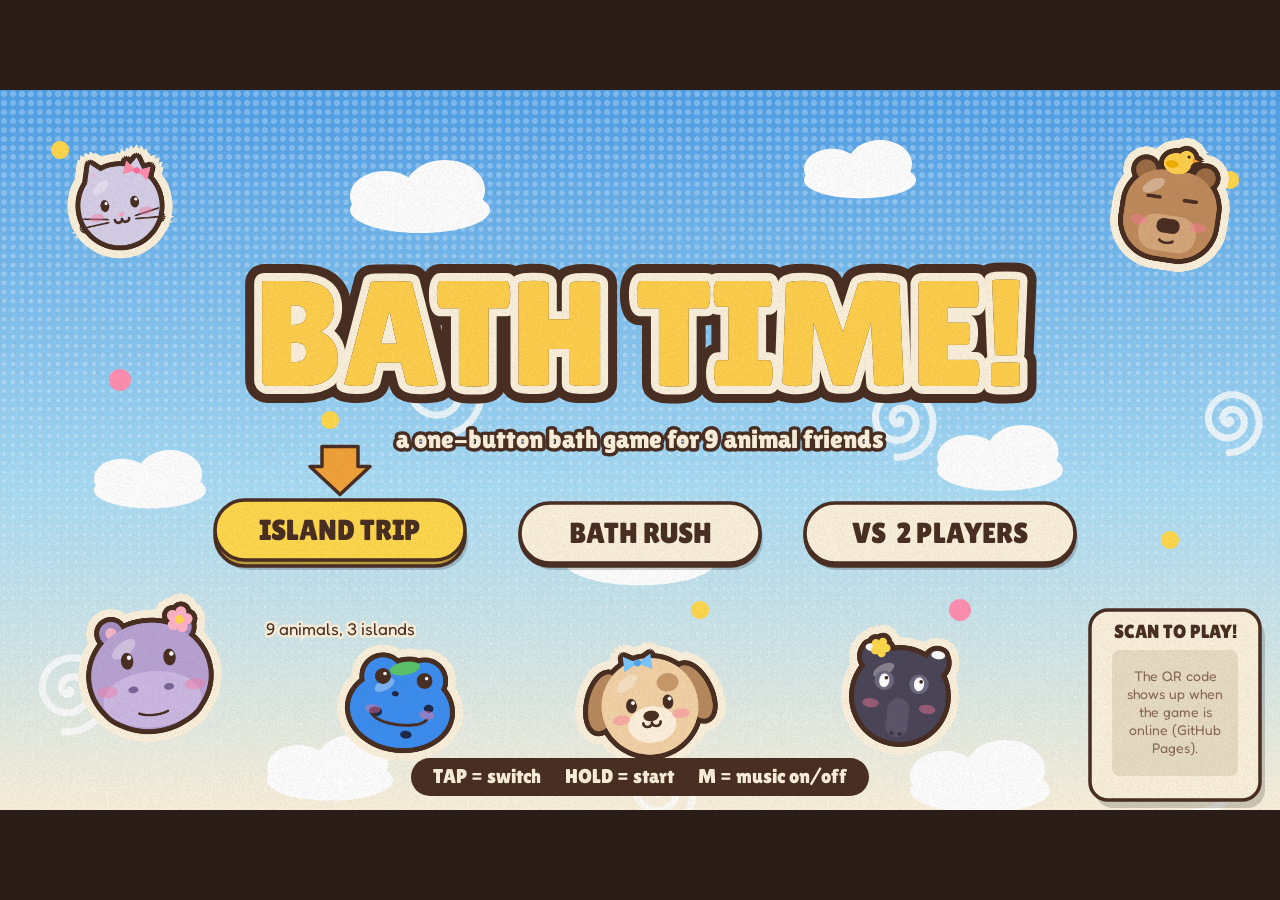
<file: index.html>
<!DOCTYPE html>
<html lang="en">
  <head>
    <meta charset="utf-8" />
    <meta name="viewport" content="width=device-width, initial-scale=1.0, user-scalable=no">

    <title>Bath Time! — a one button game</title>

    <!-- fonts (if offline, they fall back to a system font) -->
    <link rel="preconnect" href="https://fonts.googleapis.com">
    <link href="https://fonts.googleapis.com/css2?family=Fredoka:wght@400;600&family=Lilita+One&display=swap" rel="stylesheet">

    <link rel="stylesheet" type="text/css" href="style.css">

    <script src="libraries/p5.min.js"></script>
    <script src="libraries/qrcode.js"></script>
    <script src="animals.js"></script>
    <script src="things.js"></script>
    <script src="challenges.js"></script>
    <script src="week8.js"></script>
    <script src="music.js"></script>
    <script src="rush.js"></script>
    <script src="screens.js"></script>
    <script src="sketch.js"></script>
  </head>

  <body>
  </body>
</html>
</file>
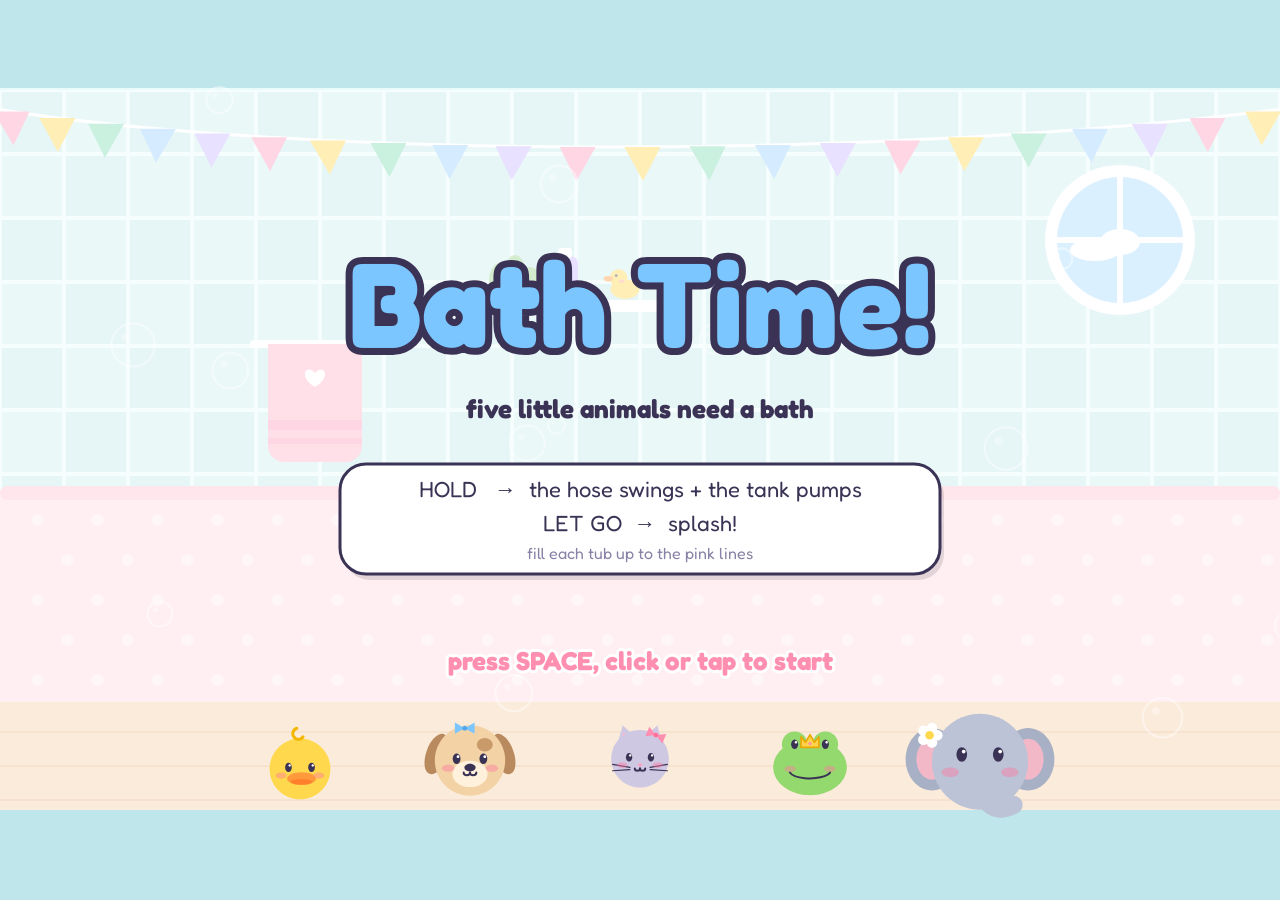
<file: backup-v2/index.html>
<!DOCTYPE html>
<html lang="en">
  <head>
    <meta charset="utf-8" />
    <meta name="viewport" content="width=device-width, initial-scale=1.0, user-scalable=no">

    <title>Bath Time! — a one button game</title>

    <!-- cute rounded font (if offline, it falls back to a system font) -->
    <link rel="preconnect" href="https://fonts.googleapis.com">
    <link href="https://fonts.googleapis.com/css2?family=Fredoka:wght@400;600&display=swap" rel="stylesheet">

    <link rel="stylesheet" type="text/css" href="style.css">

    <script src="libraries/p5.min.js"></script>
  </head>

  <body>
    <script src="sketch.js"></script>
  </body>
</html>
</file>
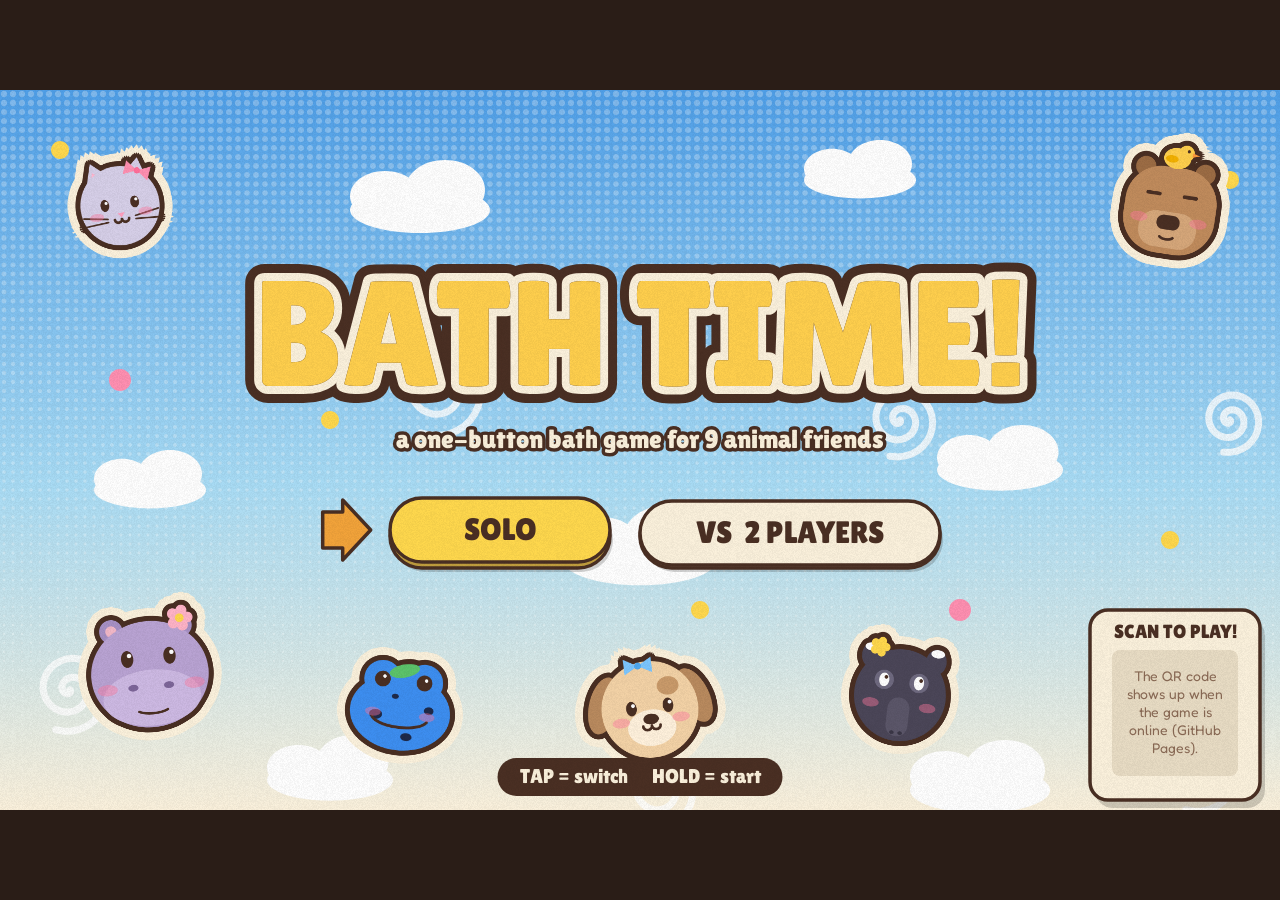
<file: backup-v3-shots/index.html>
<!DOCTYPE html>
<html lang="en">
  <head>
    <meta charset="utf-8" />
    <meta name="viewport" content="width=device-width, initial-scale=1.0, user-scalable=no">

    <title>Bath Time! — a one button game</title>

    <!-- fonts (if offline, they fall back to a system font) -->
    <link rel="preconnect" href="https://fonts.googleapis.com">
    <link href="https://fonts.googleapis.com/css2?family=Fredoka:wght@400;600&family=Lilita+One&display=swap" rel="stylesheet">

    <link rel="stylesheet" type="text/css" href="style.css">

    <script src="libraries/p5.min.js"></script>
    <script src="libraries/qrcode.js"></script>
    <script src="animals.js"></script>
    <script src="things.js"></script>
    <script src="challenges.js"></script>
    <script src="screens.js"></script>
    <script src="sketch.js"></script>
  </head>

  <body>
  </body>
</html>
</file>
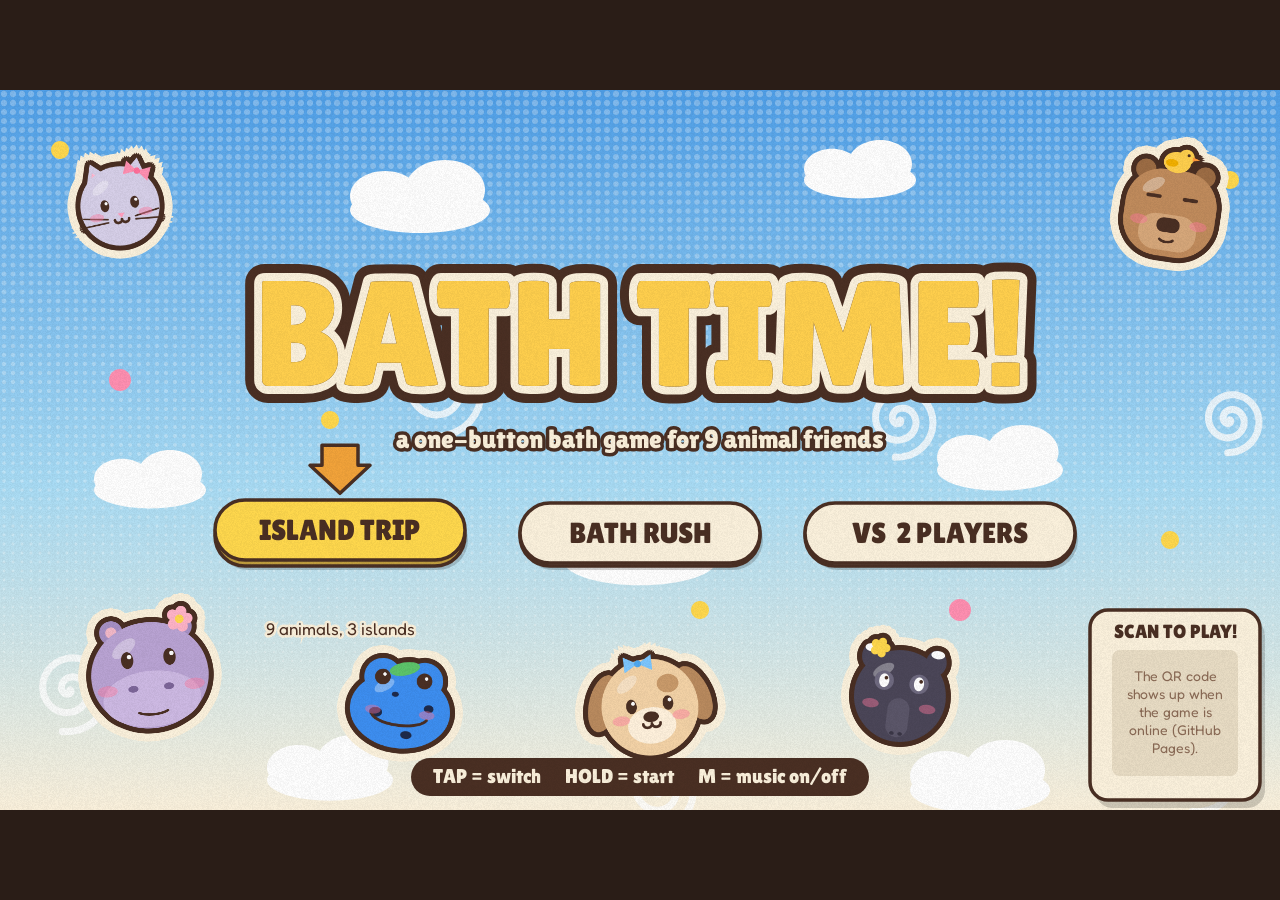
<file: backup-v4-stream/index.html>
<!DOCTYPE html>
<html lang="en">
  <head>
    <meta charset="utf-8" />
    <meta name="viewport" content="width=device-width, initial-scale=1.0, user-scalable=no">

    <title>Bath Time! — a one button game</title>

    <!-- fonts (if offline, they fall back to a system font) -->
    <link rel="preconnect" href="https://fonts.googleapis.com">
    <link href="https://fonts.googleapis.com/css2?family=Fredoka:wght@400;600&family=Lilita+One&display=swap" rel="stylesheet">

    <link rel="stylesheet" type="text/css" href="style.css">

    <script src="libraries/p5.min.js"></script>
    <script src="libraries/qrcode.js"></script>
    <script src="animals.js"></script>
    <script src="things.js"></script>
    <script src="challenges.js"></script>
    <script src="music.js"></script>
    <script src="rush.js"></script>
    <script src="screens.js"></script>
    <script src="sketch.js"></script>
  </head>

  <body>
  </body>
</html>
</file>
<file: style.css>
html, body {
  margin: 0;
  padding: 0;
  overflow: hidden;
  background: #2a1d17;
  touch-action: none;           /* no scrolling / zooming on phones */
  -webkit-user-select: none;
  user-select: none;
}

canvas {
  display: block;
}
</file>
<file: backup-v2/style.css>
html, body {
  margin: 0;
  padding: 0;
  overflow: hidden;
  background: #bfe6ea;
  touch-action: none;           /* no scrolling / zooming on phones */
  -webkit-user-select: none;
  user-select: none;
}

canvas {
  display: block;
}
</file>
<file: backup-v3-shots/style.css>
html, body {
  margin: 0;
  padding: 0;
  overflow: hidden;
  background: #2a1d17;
  touch-action: none;           /* no scrolling / zooming on phones */
  -webkit-user-select: none;
  user-select: none;
}

canvas {
  display: block;
}
</file>
<file: backup-v4-stream/style.css>
html, body {
  margin: 0;
  padding: 0;
  overflow: hidden;
  background: #2a1d17;
  touch-action: none;           /* no scrolling / zooming on phones */
  -webkit-user-select: none;
  user-select: none;
}

canvas {
  display: block;
}
</file>
